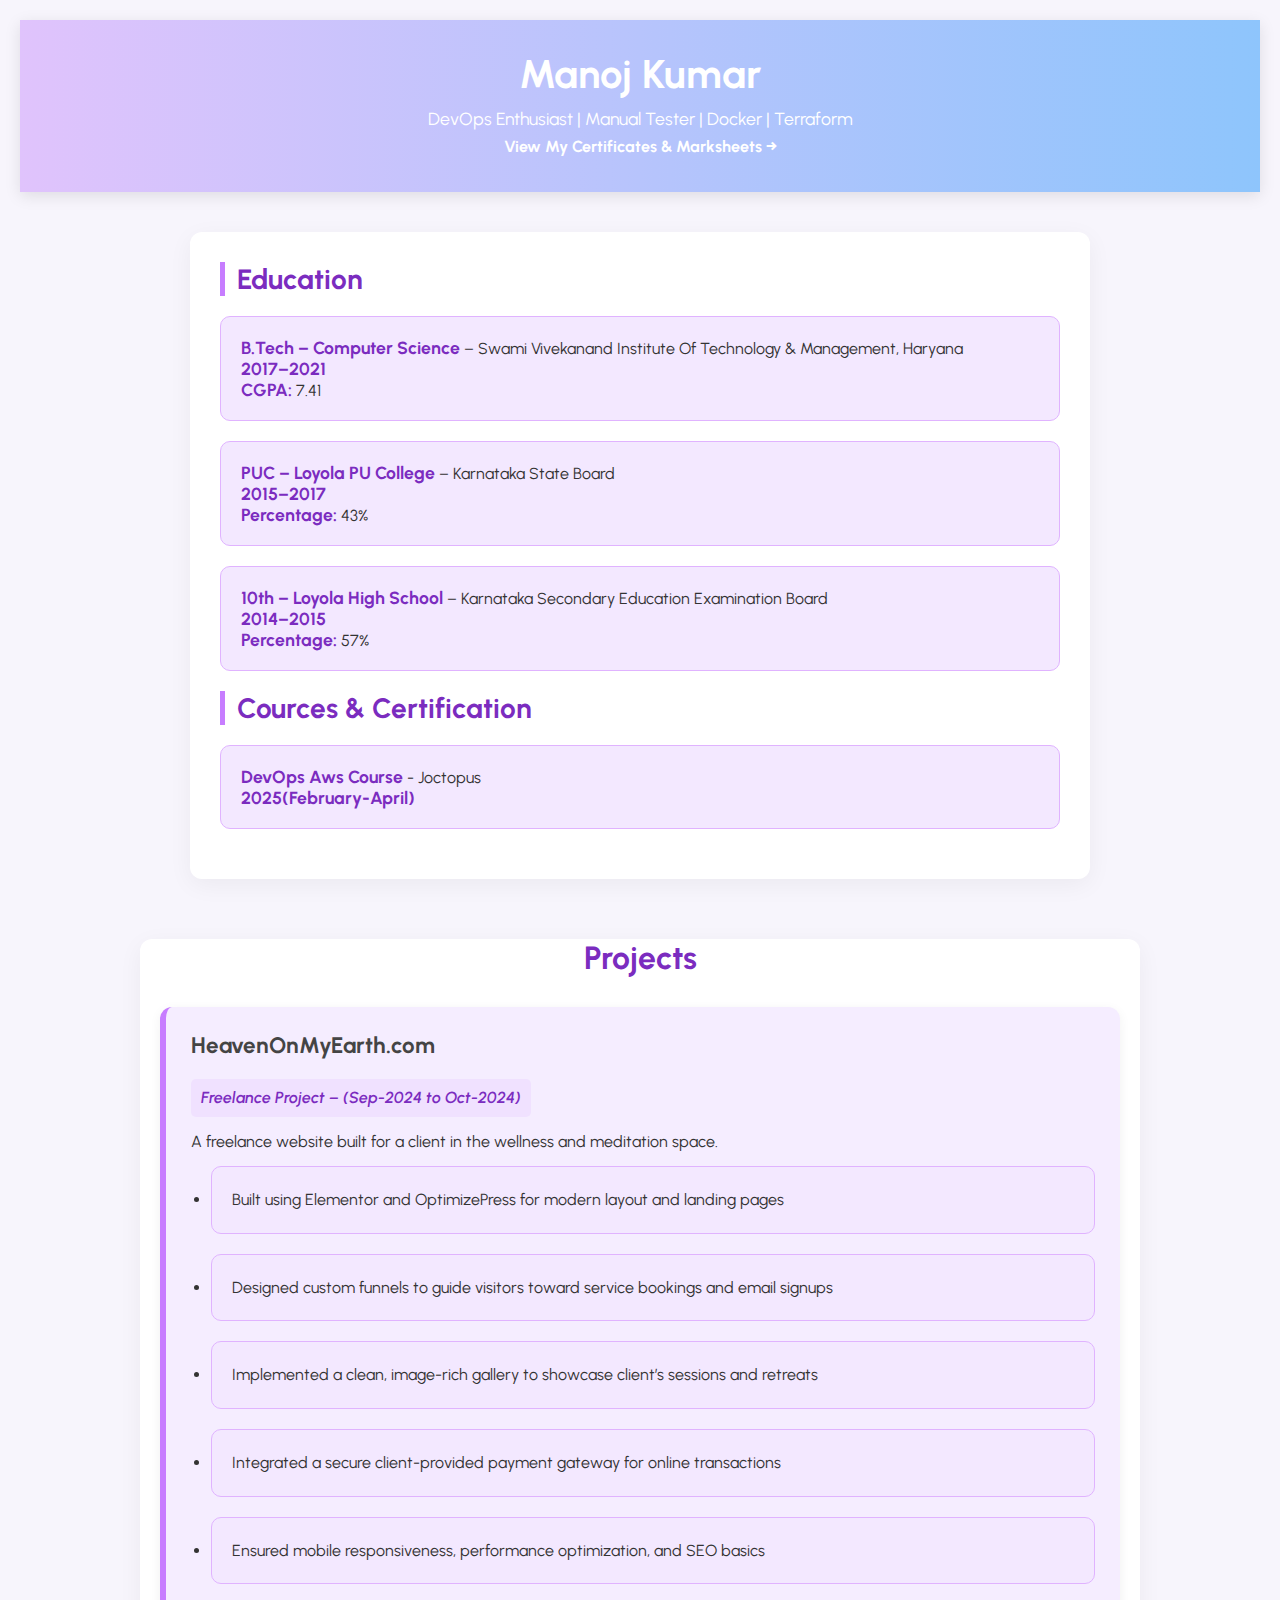
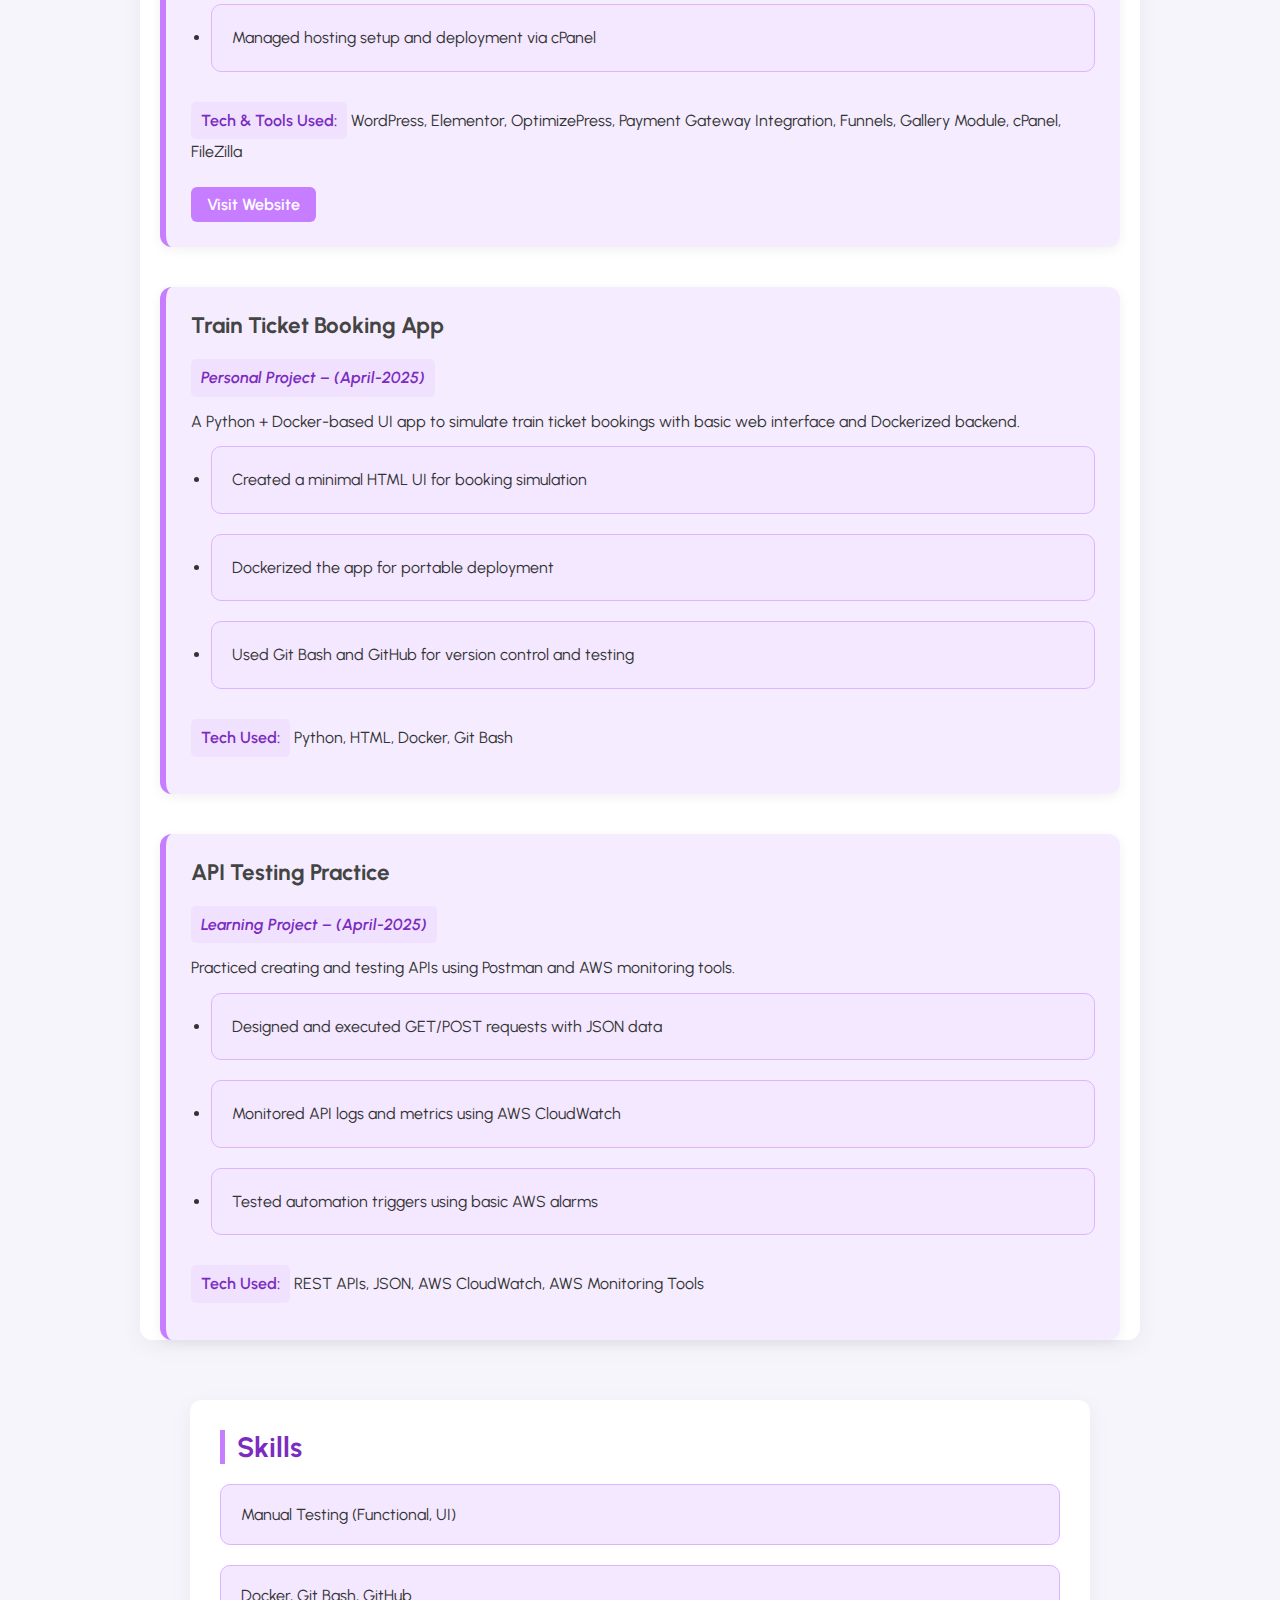
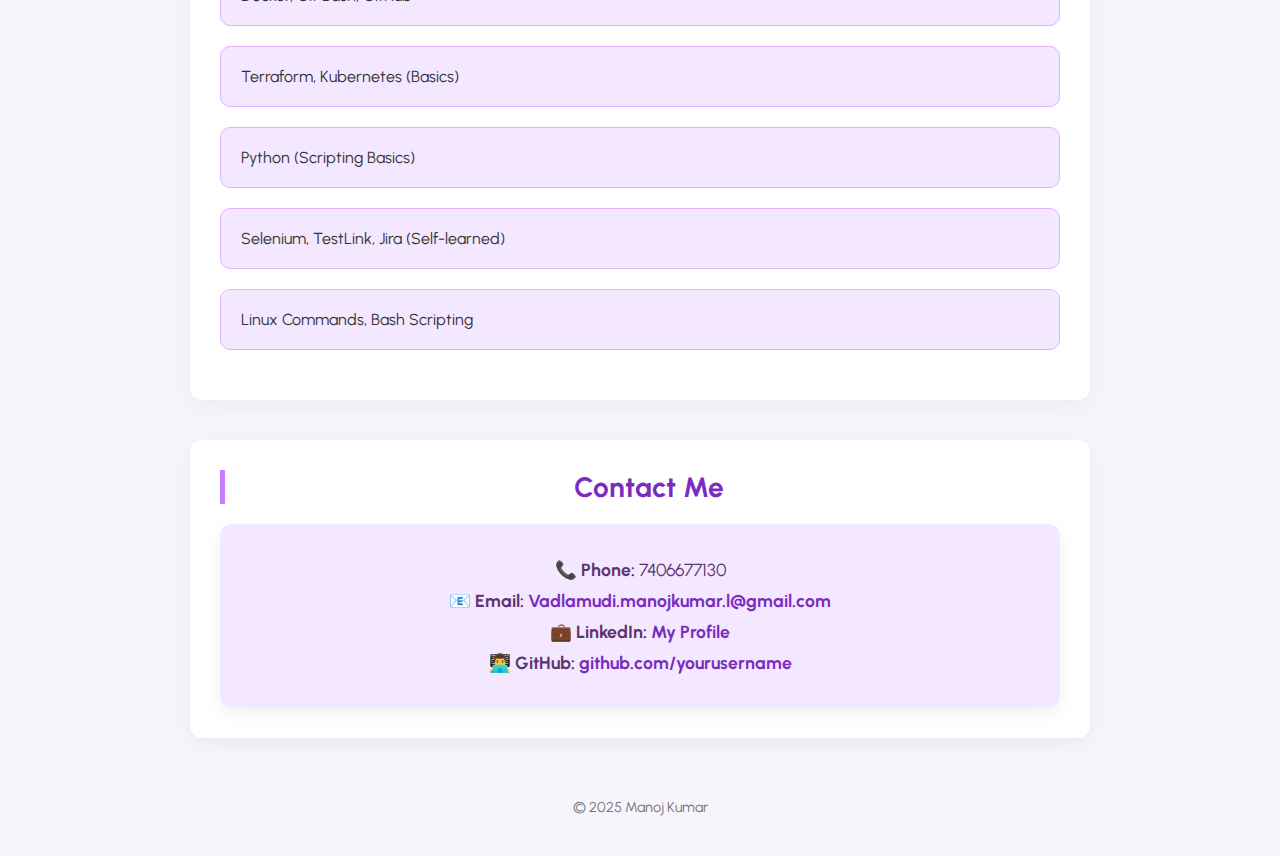
<file: Index.html>
<!DOCTYPE html>
<html lang="en">
<head>
  <meta charset="UTF-8" />
  <meta name="viewport" content="width=device-width, initial-scale=1" />
  <title>Manoj Kumar | Portfolio</title>
  <link rel="stylesheet" href="style.css" />
</head>
<body>

  <header>
    <h1>Manoj Kumar</h1>
    <p>DevOps Enthusiast | Manual Tester | Docker | Terraform</p>
    <p><a href="Certificate.html">View My Certificates & Marksheets →</a></p>
  </header>

  <section id="Education" class="fade-in">
    <h2>Education</h2>
    <ul>
    <li>
  <strong>B.Tech – Computer Science</strong> – Swami Vivekanand Institute Of Technology & Management, Haryana<br />
  <strong>2017–2021</strong><br />
  <strong>CGPA:</strong> 7.41
</li>
<li>
  <strong>PUC – Loyola PU College</strong> – Karnataka State Board<br />
  <strong>2015–2017</strong><br />
  <strong>Percentage:</strong> 43%
</li>
<li>
  <strong>10th – Loyola High School</strong> – Karnataka Secondary Education Examination Board<br />
  <strong>2014–2015</strong><br />
  <strong>Percentage:</strong> 57%
</li>
    </ul>
    <h2>Cources & Certification</h2>
    <ul>
      <li>
        <strong>DevOps Aws Course</strong> - Joctopus<br />
        <strong>2025(February-April)</strong><br />    
  </section>

  <section id="projects" class="fade-in">
  <h2>Projects</h2>

  <div class="project-card">
    <h3>HeavenOnMyEarth.com</h3>
    <p><em><strong>Freelance Project – (Sep-2024 to Oct-2024)</strong></em></p>
    <p>A freelance website built for a client in the wellness and meditation space.</p>
    <ul>
      <li>Built using Elementor and OptimizePress for modern layout and landing pages</li>
      <li>Designed custom funnels to guide visitors toward service bookings and email signups</li>
      <li>Implemented a clean, image-rich gallery to showcase client’s sessions and retreats</li>
      <li>Integrated a secure client-provided payment gateway for online transactions</li>
      <li>Ensured mobile responsiveness, performance optimization, and SEO basics</li>
      <li>Managed hosting setup and deployment via cPanel</li>
    </ul>
    <p><strong>Tech & Tools Used:</strong> WordPress, Elementor, OptimizePress, Payment Gateway Integration, Funnels, Gallery Module, cPanel, FileZilla</p>
    <a href="https://www.heavenonmyearth.com" target="_blank">Visit Website</a>
  </div>

  <div class="project-card">
    <h3>Train Ticket Booking App</h3>
    <p><em><strong>Personal Project – (April-2025)</strong></em></p>
    <p>A Python + Docker-based UI app to simulate train ticket bookings with basic web interface and Dockerized backend.</p>
    <ul>
      <li>Created a minimal HTML UI for booking simulation</li>
      <li>Dockerized the app for portable deployment</li>
      <li>Used Git Bash and GitHub for version control and testing</li>
    </ul>
    <p><strong>Tech Used:</strong> Python, HTML, Docker, Git Bash</p>
  </div>

  <div class="project-card">
    <h3>API Testing Practice</h3>
    <p><em><strong>Learning Project – (April-2025)</strong></em></p>
    <p>Practiced creating and testing APIs using Postman and AWS monitoring tools.</p>
    <ul>
      <li>Designed and executed GET/POST requests with JSON data</li>
      <li>Monitored API logs and metrics using AWS CloudWatch</li>
      <li>Tested automation triggers using basic AWS alarms</li>
    </ul>
    <p><strong>Tech Used:</strong> REST APIs, JSON, AWS CloudWatch, AWS Monitoring Tools</p>
  </div>
</section>

  <section id="skills" class="fade-in">
    <h2>Skills</h2>
    <ul>
      <li>Manual Testing (Functional, UI)</li>
      <li>Docker, Git Bash, GitHub</li>
      <li>Terraform, Kubernetes (Basics)</li>
      <li>Python (Scripting Basics)</li>
      <li>Selenium, TestLink, Jira (Self-learned)</li>
      <li>Linux Commands, Bash Scripting</li>
    </ul>
  </section>

  <section id="contact" class="fade-in contact-section">
  <h2>Contact Me</h2>
  <div class="contact-box">
    <p><strong>📞 Phone:</strong> 7406677130</p>
    <p><strong>📧 Email:</strong> <a href="mailto:Vadlamudi.manojkumar.l@gmail.com">Vadlamudi.manojkumar.l@gmail.com</a></p>
    <p><strong>💼 LinkedIn:</strong> <a href="https://www.linkedin.com/in/manoj-kumar-l-60900a34b" target="_blank">My Profile</a></p>
    <p><strong>👨‍💻 GitHub:</strong> <a href="https://github.com/yourusername" target="_blank">github.com/yourusername</a></p>
  </div>
  </section>


  <footer>
    <p>© 2025 Manoj Kumar</p>
  </footer>

  <!-- Animation Script -->
  <script>
    const faders = document.querySelectorAll('.fade-in');

    const appearOptions = {
      threshold: 0.1,
      rootMargin: "0px 0px -100px 0px"
    };

    const appearOnScroll = new IntersectionObserver(function (entries, observer) {
      entries.forEach(entry => {
        if (!entry.isIntersecting) return;
        entry.target.classList.add("show");
        observer.unobserve(entry.target);
      });
    }, appearOptions);

    faders.forEach(fader => {
      appearOnScroll.observe(fader);
    });
  </script>
</body>
</html>
</file>
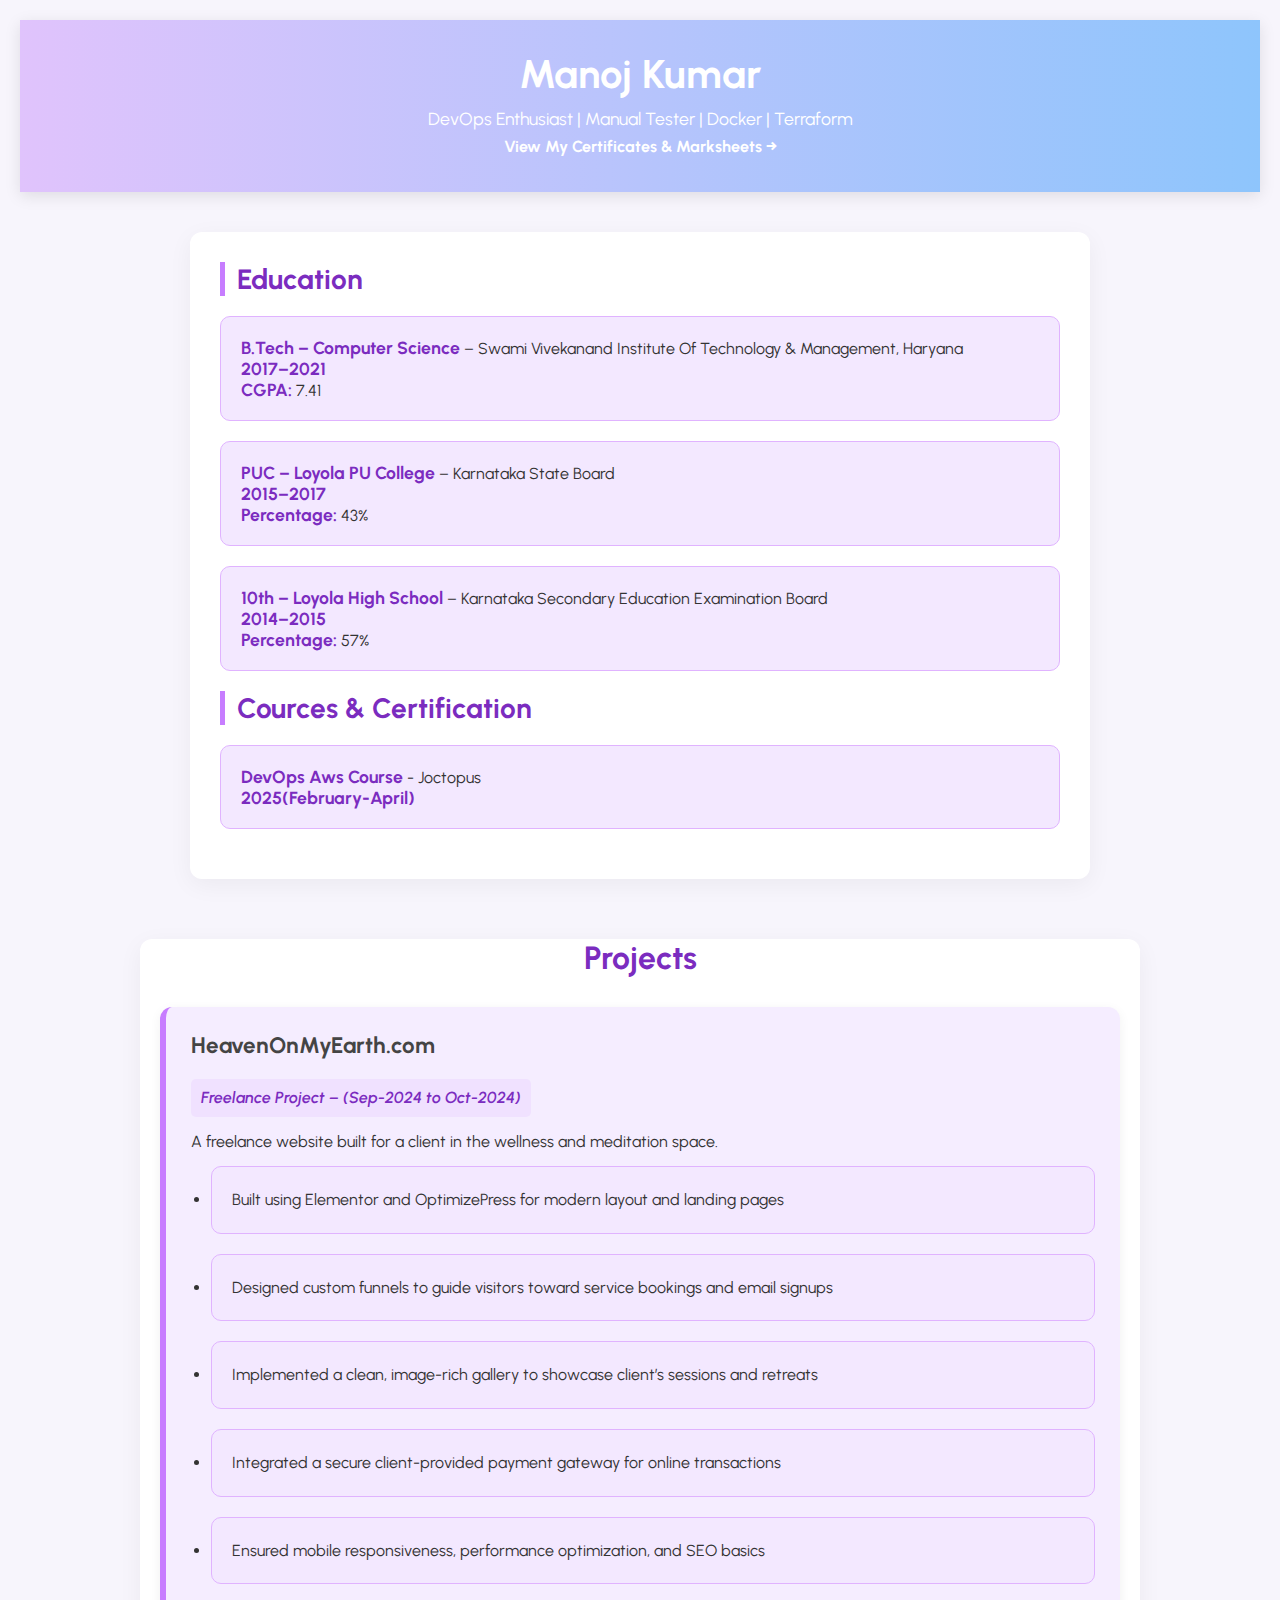
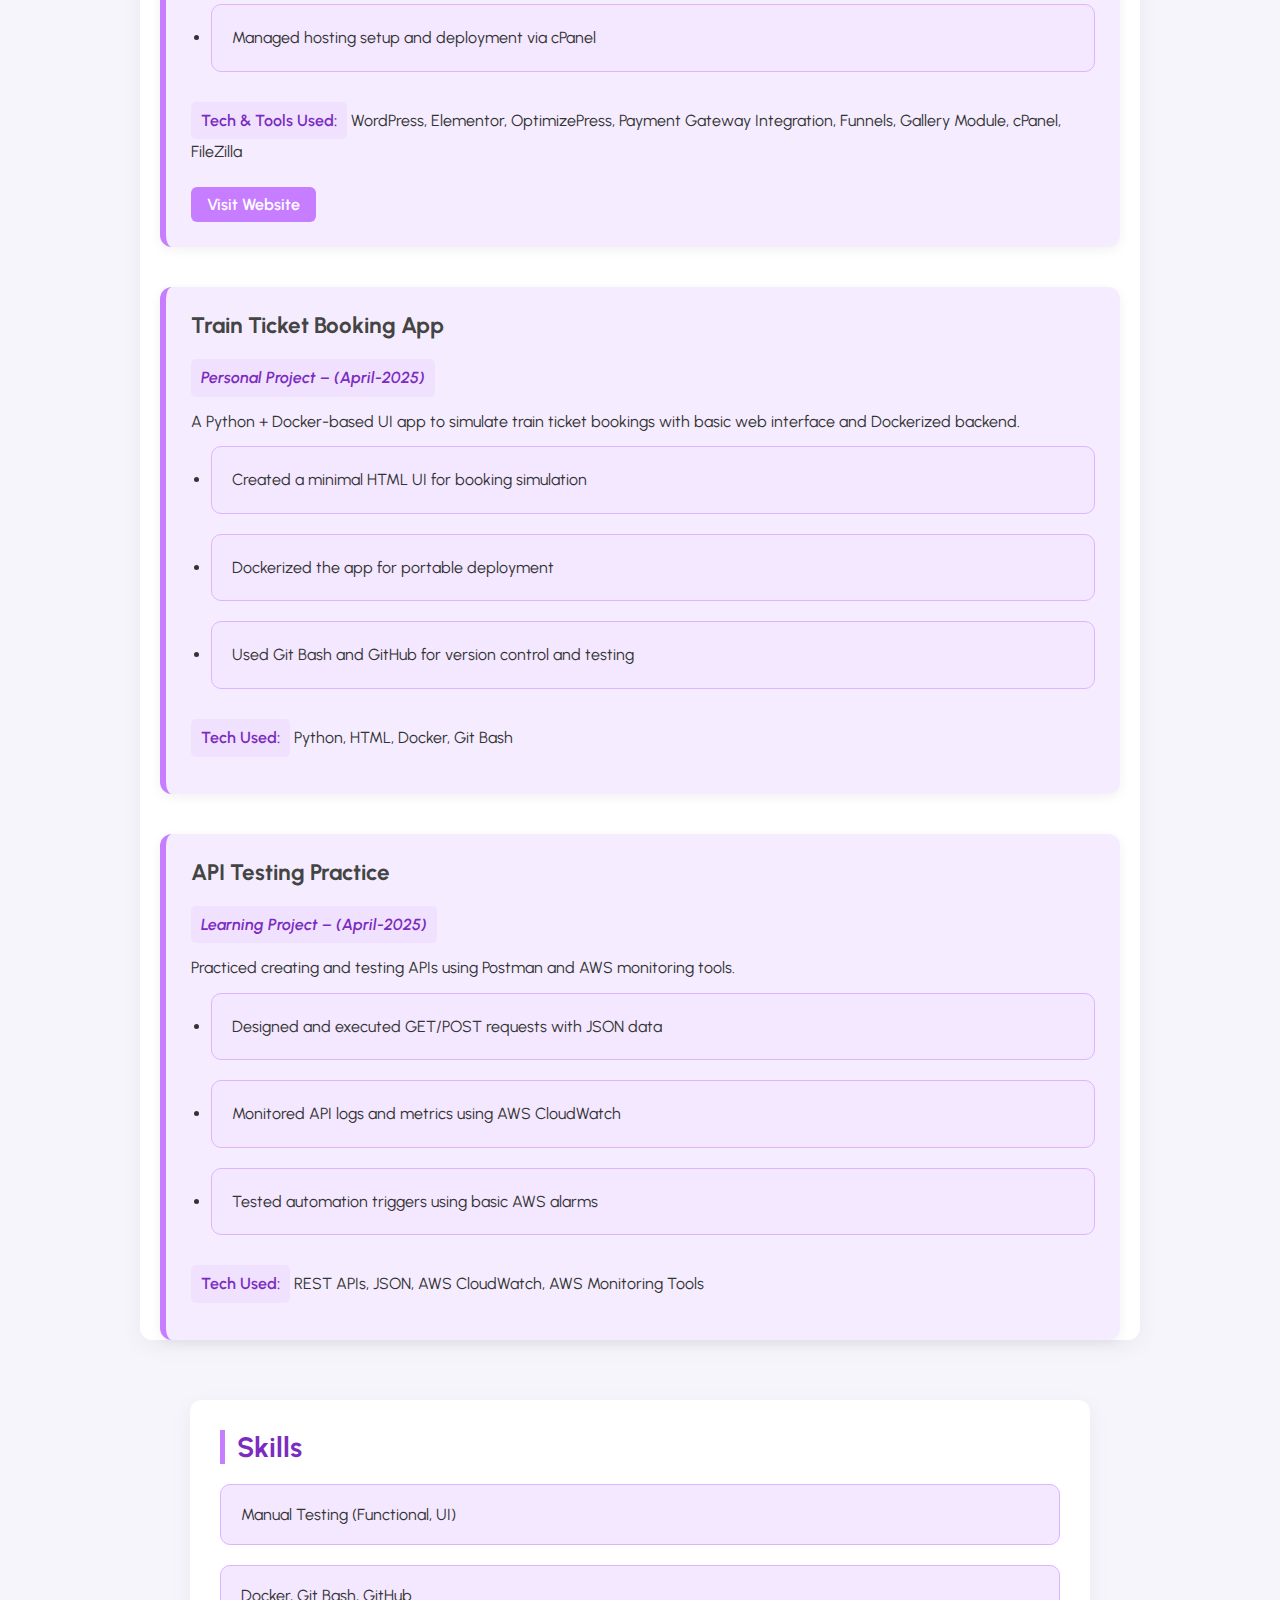
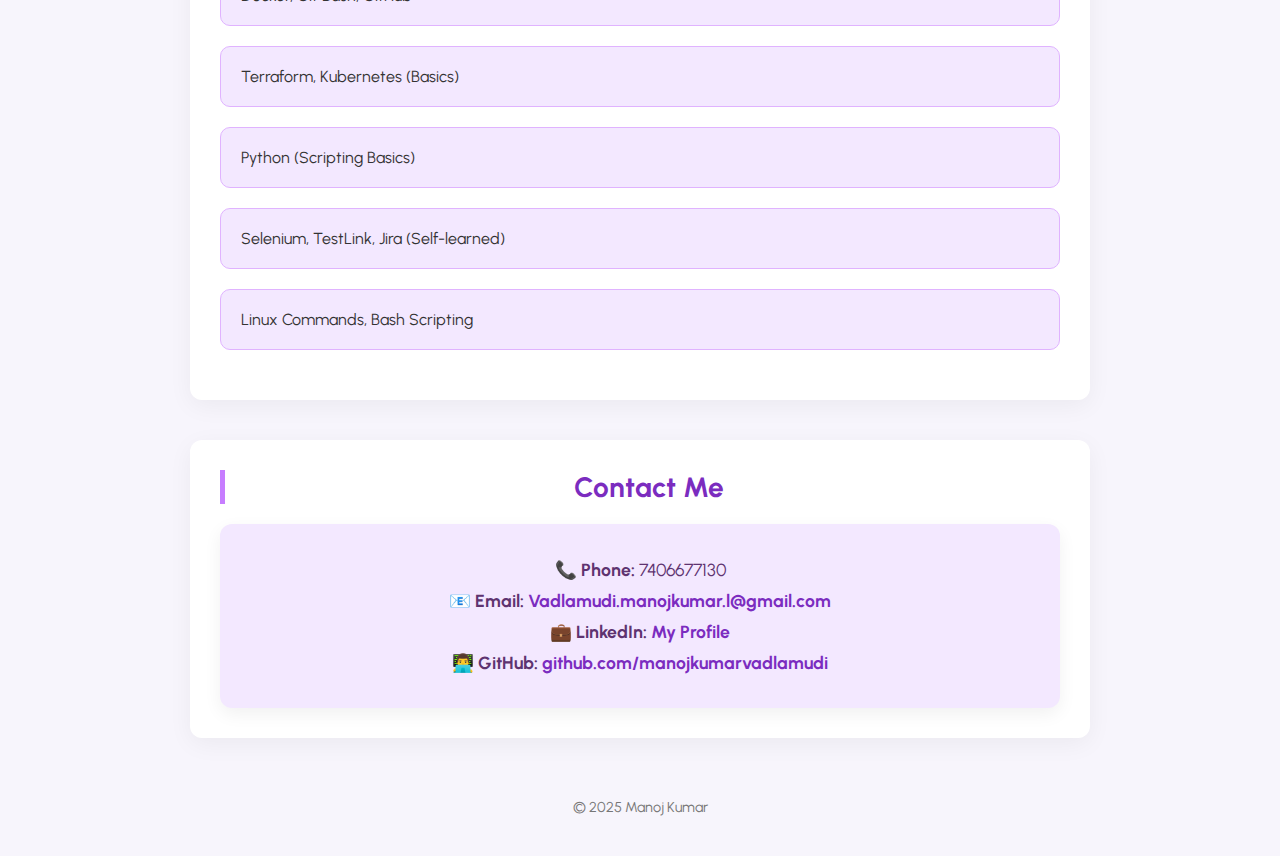
<file: index.html>
<!DOCTYPE html>
<html lang="en">
<head>
  <meta charset="UTF-8" />
  <meta name="viewport" content="width=device-width, initial-scale=1" />
  <title>Manoj Kumar | Portfolio</title>
  <link rel="stylesheet" href="style.css" />
</head>
<body>

  <header>
    <h1>Manoj Kumar</h1>
    <p>DevOps Enthusiast | Manual Tester | Docker | Terraform</p>
    <p><a href="certificate.html">View My Certificates & Marksheets →</a></p>
  </header>

  <section id="Education" class="fade-in">
    <h2>Education</h2>
    <ul>
    <li>
  <strong>B.Tech – Computer Science</strong> – Swami Vivekanand Institute Of Technology & Management, Haryana<br />
  <strong>2017–2021</strong><br />
  <strong>CGPA:</strong> 7.41
</li>
<li>
  <strong>PUC – Loyola PU College</strong> – Karnataka State Board<br />
  <strong>2015–2017</strong><br />
  <strong>Percentage:</strong> 43%
</li>
<li>
  <strong>10th – Loyola High School</strong> – Karnataka Secondary Education Examination Board<br />
  <strong>2014–2015</strong><br />
  <strong>Percentage:</strong> 57%
</li>
    </ul>
    <h2>Cources & Certification</h2>
    <ul>
      <li>
        <strong>DevOps Aws Course</strong> - Joctopus<br />
        <strong>2025(February-April)</strong><br />    
  </section>

  <section id="projects" class="fade-in">
  <h2>Projects</h2>

  <div class="project-card">
    <h3>HeavenOnMyEarth.com</h3>
    <p><em><strong>Freelance Project – (Sep-2024 to Oct-2024)</strong></em></p>
    <p>A freelance website built for a client in the wellness and meditation space.</p>
    <ul>
      <li>Built using Elementor and OptimizePress for modern layout and landing pages</li>
      <li>Designed custom funnels to guide visitors toward service bookings and email signups</li>
      <li>Implemented a clean, image-rich gallery to showcase client’s sessions and retreats</li>
      <li>Integrated a secure client-provided payment gateway for online transactions</li>
      <li>Ensured mobile responsiveness, performance optimization, and SEO basics</li>
      <li>Managed hosting setup and deployment via cPanel</li>
    </ul>
    <p><strong>Tech & Tools Used:</strong> WordPress, Elementor, OptimizePress, Payment Gateway Integration, Funnels, Gallery Module, cPanel, FileZilla</p>
    <a href="https://www.heavenonmyearth.com" target="_blank">Visit Website</a>
  </div>

  <div class="project-card">
    <h3>Train Ticket Booking App</h3>
    <p><em><strong>Personal Project – (April-2025)</strong></em></p>
    <p>A Python + Docker-based UI app to simulate train ticket bookings with basic web interface and Dockerized backend.</p>
    <ul>
      <li>Created a minimal HTML UI for booking simulation</li>
      <li>Dockerized the app for portable deployment</li>
      <li>Used Git Bash and GitHub for version control and testing</li>
    </ul>
    <p><strong>Tech Used:</strong> Python, HTML, Docker, Git Bash</p>
  </div>

  <div class="project-card">
    <h3>API Testing Practice</h3>
    <p><em><strong>Learning Project – (April-2025)</strong></em></p>
    <p>Practiced creating and testing APIs using Postman and AWS monitoring tools.</p>
    <ul>
      <li>Designed and executed GET/POST requests with JSON data</li>
      <li>Monitored API logs and metrics using AWS CloudWatch</li>
      <li>Tested automation triggers using basic AWS alarms</li>
    </ul>
    <p><strong>Tech Used:</strong> REST APIs, JSON, AWS CloudWatch, AWS Monitoring Tools</p>
  </div>
</section>

  <section id="skills" class="fade-in">
    <h2>Skills</h2>
    <ul>
      <li>Manual Testing (Functional, UI)</li>
      <li>Docker, Git Bash, GitHub</li>
      <li>Terraform, Kubernetes (Basics)</li>
      <li>Python (Scripting Basics)</li>
      <li>Selenium, TestLink, Jira (Self-learned)</li>
      <li>Linux Commands, Bash Scripting</li>
    </ul>
  </section>

  <section id="contact" class="fade-in contact-section">
  <h2>Contact Me</h2>
  <div class="contact-box">
    <p><strong>📞 Phone:</strong> 7406677130</p>
    <p><strong>📧 Email:</strong> <a href="mailto:Vadlamudi.manojkumar.l@gmail.com">Vadlamudi.manojkumar.l@gmail.com</a></p>
    <p><strong>💼 LinkedIn:</strong> <a href="https://www.linkedin.com/in/manoj-kumar-l-60900a34b" target="_blank">My Profile</a></p>
    <p><strong>👨‍💻 GitHub:</strong> <a href="https://github.com/manojkumarvadlamudi" target="_blank">github.com/manojkumarvadlamudi</a></p>
  </div>
  </section>


  <footer>
    <p>© 2025 Manoj Kumar</p>
  </footer>

  <!-- Animation Script -->
  <script>
    const faders = document.querySelectorAll('.fade-in');

    const appearOptions = {
      threshold: 0.1,
      rootMargin: "0px 0px -100px 0px"
    };

    const appearOnScroll = new IntersectionObserver(function (entries, observer) {
      entries.forEach(entry => {
        if (!entry.isIntersecting) return;
        entry.target.classList.add("show");
        observer.unobserve(entry.target);
      });
    }, appearOptions);

    faders.forEach(fader => {
      appearOnScroll.observe(fader);
    });
  </script>
</body>
</html>
</file>
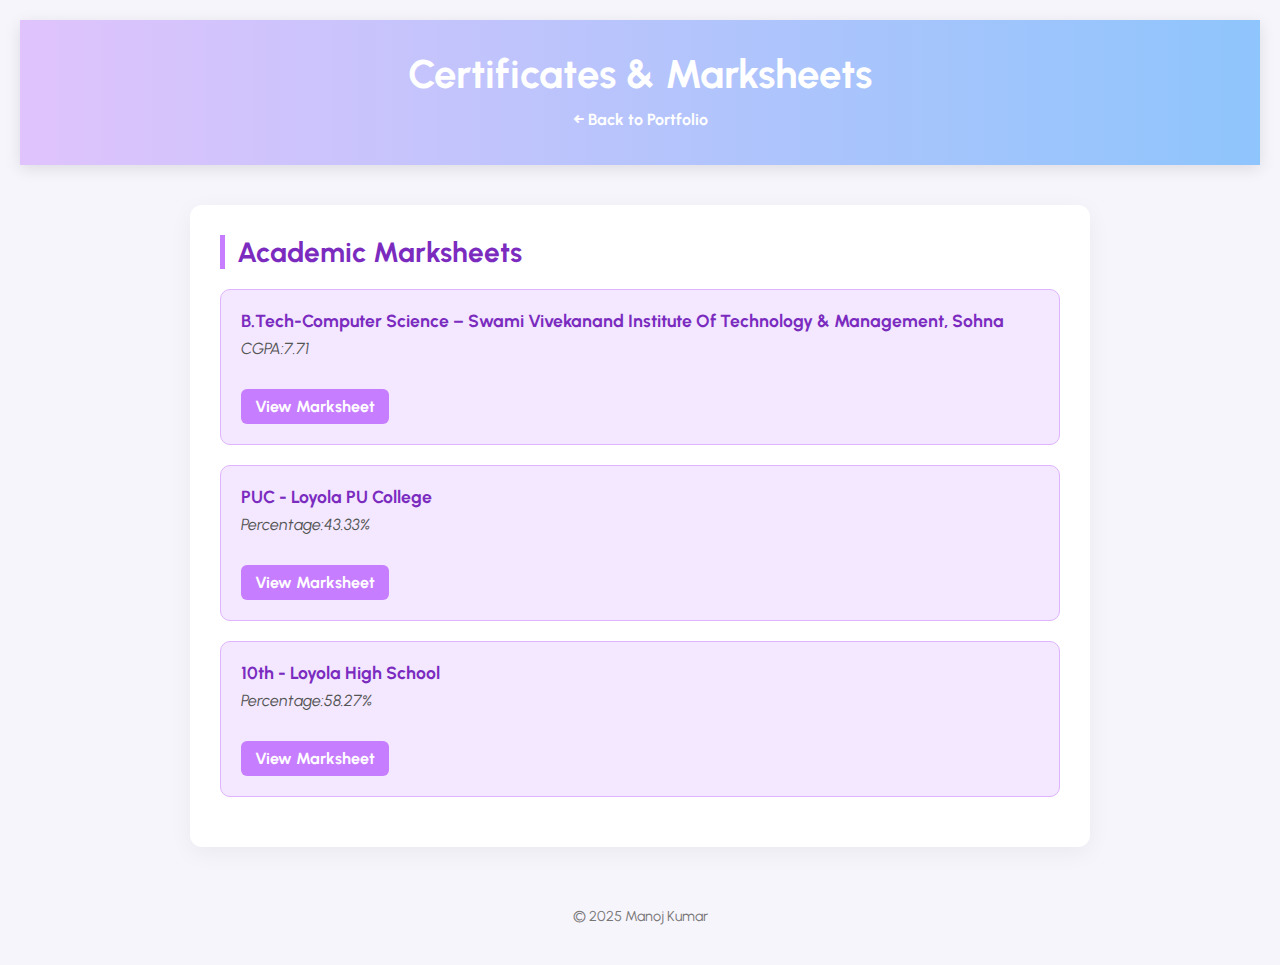
<file: Certificate.html>
<!DOCTYPE html>
<html lang="en">
<head>
  <meta charset="UTF-8">
  <meta name="viewport" content="width=device-width, initial-scale=1">
  <title>Certificates & Marksheets | Manoj Kumar</title>
  <link rel="stylesheet" href="style.css">
</head>
<body>
  <header>
    <h1>Certificates & Marksheets</h1>
    <p><a href="Index.html">← Back to Portfolio</a></p>
  </header>

  <section id="marksheets">
    <h2>Academic Marksheets</h2>
    <ul>
      <li>
        <strong>B.Tech-Computer Science – Swami Vivekanand Institute Of Technology & Management, Sohna
        </strong><br>
        <em>CGPA:7.71</em><br>
        <a href="files/B-Tect Marksheet.pdf" target="_blank">View Marksheet</a>
      </li>
      <li>
        <strong>PUC - Loyola PU College</strong><br>
        <em>Percentage:43.33%</em><br>
        <a href="files/PU Marksheet.pdf" target="_blank">View Marksheet</a>
      </li>
      <li>
        <strong>10th - Loyola High School</strong><br>
        <em>Percentage:58.27%</em><br>
        <a href="files/10th Marksheet.pdf" target="_blank">View Marksheet</a>
      </li>
    </ul>
  </section>

  <footer>
    <p>© 2025 Manoj Kumar</p>
  </footer>
</body>
</html>
</file>
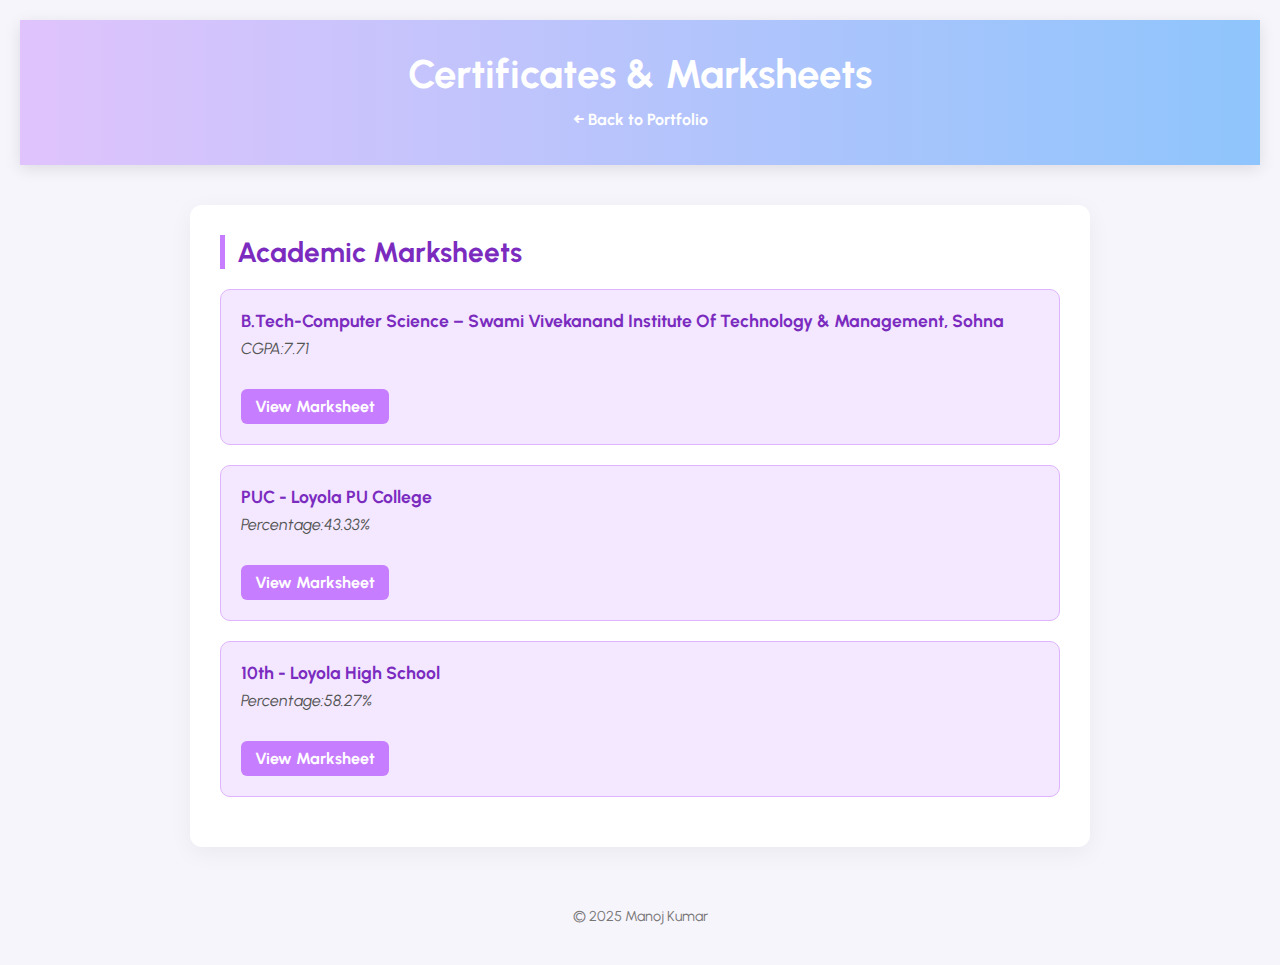
<file: certificate.html>
<!DOCTYPE html>
<html lang="en">
<head>
  <meta charset="UTF-8">
  <meta name="viewport" content="width=device-width, initial-scale=1">
  <title>Certificates & Marksheets | Manoj Kumar</title>
  <link rel="stylesheet" href="style.css">
</head>
<body>
  <header>
    <h1>Certificates & Marksheets</h1>
    <p><a href="index.html">← Back to Portfolio</a></p>
  </header>

  <section id="marksheets">
    <h2>Academic Marksheets</h2>
    <ul>
      <li>
        <strong>B.Tech-Computer Science – Swami Vivekanand Institute Of Technology & Management, Sohna
        </strong><br>
        <em>CGPA:7.71</em><br>
        <a href="files/B-Tect Marksheet.pdf" target="_blank">View Marksheet</a>
      </li>
      <li>
        <strong>PUC - Loyola PU College</strong><br>
        <em>Percentage:43.33%</em><br>
        <a href="files/PU Marksheet.pdf" target="_blank">View Marksheet</a>
      </li>
      <li>
        <strong>10th - Loyola High School</strong><br>
        <em>Percentage:58.27%</em><br>
        <a href="files/10th Marksheet.pdf" target="_blank">View Marksheet</a>
      </li>
    </ul>
  </section>

  <footer>
    <p>© 2025 Manoj Kumar</p>
  </footer>
</body>
</html>
</file>
<file: style.css>
/* ===== Base Reset ===== */
@import url('https://fonts.googleapis.com/css2?family=Urbanist:wght@400;600;700&display=swap');

* {
  margin: 0;
  padding: 0;
  box-sizing: border-box;
}

body {
  font-family: 'Urbanist', sans-serif;
  background: #f7f5fc;
  color: #333;
  padding: 20px;
}

/* ===== Header ===== */
header {
  background: linear-gradient(to right, #e0c3fc, #8ec5fc);
  color: #fff;
  text-align: center;
  padding: 30px 10px;
  box-shadow: 0 4px 15px rgba(0, 0, 0, 0.1);
}

header h1 {
  font-size: 2.5rem;
  margin-bottom: 10px;
}

header p {
  font-size: 1.1rem;
  margin: 6px 0;
}

header a {
  color: #fff;
  font-size: 1rem;
  text-decoration: none;
  font-weight: bold;
}

header a:hover {
  text-decoration: underline;
}

/* ===== Section ===== */
section {
  max-width: 900px;
  margin: 40px auto;
  background: #ffffff;
  padding: 30px;
  border-radius: 12px;
  box-shadow: 0 6px 24px rgba(0, 0, 0, 0.05);
}

h2 {
  font-size: 28px;
  margin-bottom: 20px;
  color: #7b2cbf;
  border-left: 5px solid #c77dff;
  padding-left: 12px;
  font-weight: 700;
}

/* Remove left border from specific headers */
.no-border {
  border-left: none;
  padding-left: 0;
  text-align: center;
}

/* ===== Marksheet Cards ===== */
ul {
  list-style-type: none;
  padding-left: 0;
}

ul li {
  background: #f3e8ff;
  margin-bottom: 20px;
  padding: 20px;
  border-radius: 10px;
  border: 1px solid #e0b3ff;
  transition: all 0.3s ease;
}

ul li:hover {
  transform: translateY(-3px);
  background: #e8d4ff;
}

ul li strong {
  font-size: 1.1rem;
  color: #7b2cbf;
}

ul li em {
  display: block;
  color: #555;
  margin-top: 8px;
}

ul li a {
  display: inline-block;
  margin-top: 12px;
  background: #c77dff;
  color: white;
  padding: 8px 14px;
  border-radius: 6px;
  text-decoration: none;
  font-weight: bold;
  transition: background 0.3s ease;
}

ul li a:hover {
  background: #a855f7;
}

/* ===== Footer ===== */
footer {
  margin-top: 40px;
  text-align: center;
  color: #777;
  font-size: 0.9rem;
  padding: 20px;
}

/* === Projects Section Improvements === */
#projects {
  max-width: 1000px;
  margin: 60px auto;
  padding: 0 20px;
}

#projects h2 {
  font-size: 2rem;
  margin-bottom: 30px;
  color: #7b2cbf;
  text-align: center;
  border-left: none;
  padding-left: 0;
}

.project-card {
  background: #f5edff;
  border-left: 6px solid #c77dff;
  margin-bottom: 40px;
  padding: 25px;
  border-radius: 12px;
  box-shadow: 0 3px 12px rgba(0, 0, 0, 0.06);
  transition: all 0.3s ease;
  position: relative;
}

.project-card:hover {
  transform: translateY(-6px);
  box-shadow: 0 10px 24px rgba(0, 0, 0, 0.1);
}

.project-card h3 {
  margin-top: 0;
  margin-bottom: 10px;
  font-size: 1.4rem;
  color: #444;
}

.project-card p,
.project-card ul {
  margin-bottom: 12px;
  line-height: 1.6;
  color: #333;
}

.project-card ul {
  padding-left: 20px;
  list-style-type: disc;
}

.project-card a {
  display: inline-block;
  margin-top: 10px;
  background-color: #c77dff;
  color: #fff;
  padding: 8px 16px;
  border-radius: 6px;
  text-decoration: none;
  font-weight: 600;
}

.project-card a:hover {
  background-color: #a855f7;
}

.project-card strong {
  display: inline-block;
  background: #c77dff1a;
  color: #7b2cbf;
  padding: 6px 10px;
  border-radius: 5px;
  font-weight: 600;
  margin-top: 10px;
}

/* ===== Contact Section ===== */
.contact-section {
  text-align: center;
}

.contact-box {
  background: #f3e8ff;
  padding: 25px;
  border-radius: 12px;
  box-shadow: 0 6px 18px rgba(0, 0, 0, 0.06);
  transition: transform 0.3s ease, box-shadow 0.3s ease;
}

.contact-box:hover {
  transform: scale(1.02);
  box-shadow: 0 10px 25px rgba(0, 0, 0, 0.08);
}

.contact-box p {
  margin: 10px 0;
  font-size: 1.1rem;
  color: #5e3370;
}

.contact-box a {
  color: #7b2cbf;
  text-decoration: none;
  font-weight: bold;
}

.contact-box a:hover {
  text-decoration: underline;
}
</file>
